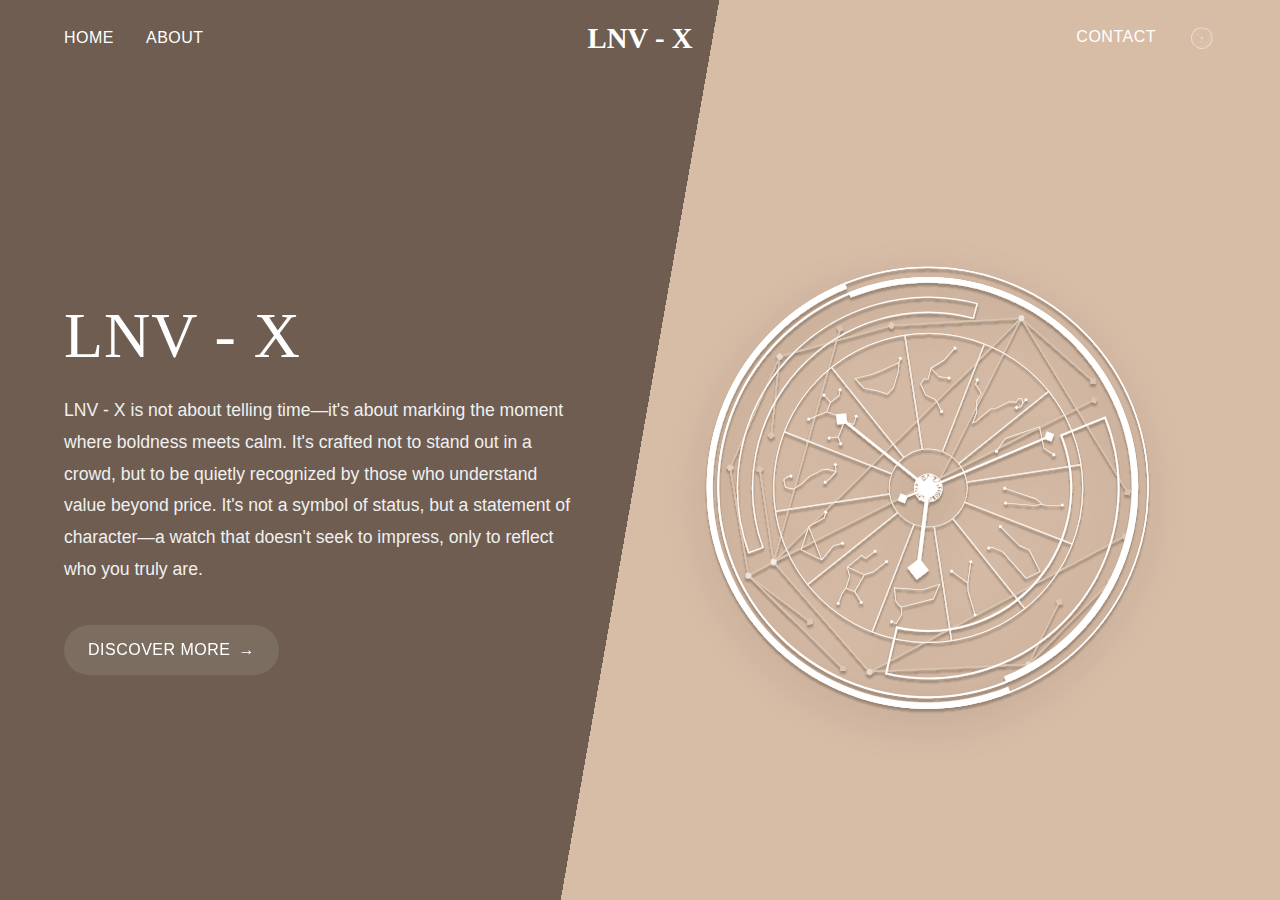
<file: index.html>
<!DOCTYPE html>
<html lang="en">
<head>
    <meta charset="UTF-8">
    <meta name="viewport" content="width=device-width, initial-scale=1.0">
    <title>LNV - X</title>
    <style>
        /* CSS Reset & Base Styles */
        * {
            margin: 0;
            padding: 0;
            box-sizing: border-box;
        }

        body {
            font-family: 'Helvetica Neue', Arial, sans-serif;
            background: linear-gradient(100deg, #6e5d50 50%, #d7bca6 50%);
            color: #fff;
            min-height: 100vh;
            display: flex;
            flex-direction: column;
            line-height: 1.6;
        }

        /* Navigation Styles */
        nav {
            display: flex;
            align-items: center;
            justify-content: space-between;
            padding: 1.5rem 5%;
            position: relative;
        }

        .nav-left {
            display: flex;
            align-items: center;
            gap: 2rem;
            flex: 1;
        }

        .nav-center {
            position: absolute;
            left: 50%;
            transform: translateX(-50%);
        }

        .nav-right {
            display: flex;
            align-items: center;
            justify-content: flex-end;
            flex: 1;
        }

        .nav-menu {
            display: flex;
            list-style: none;
            gap: 2rem;
        }

        .nav-menu li {
            font-size: 1rem;
            cursor: pointer;
            transition: all 0.3s ease;
            position: relative;
            text-transform: uppercase;
            letter-spacing: 0.5px;
        }

        .nav-menu li:hover {
            opacity: 0.7;
        }

        .logo {
            font-size: 1.8rem;
            font-weight: bold;
            font-family: 'Times New Roman', Times, serif;
            position: absolute;
            left: 50%;
            transform: translateX(-50%);
        }

        .avatar-icon {
            width: 28px;
            height: 28px;
            filter: brightness(100);
            transition: transform 0.3s ease;
        }

        .avatar-icon:hover {
            transform: scale(1.1);
        }

        /* Main Content Styles */
        .main {
            flex: 1;
            display: flex;
            align-items: center;
            padding: 0 5%;
            position: relative;
            overflow: hidden;
        }

        .text-section {
            flex: 1;
            max-width: 600px;
            animation: fadeIn 1s ease-in-out;
        }

        .title {
            font-size: 4rem;
            margin-bottom: 1.5rem;
            font-family: 'Times New Roman', Times, serif;
            font-weight: 400;
            letter-spacing: 1px;
            line-height: 1.1;
        }

        .text-section p {
            font-size: 1.1rem;
            line-height: 1.8;
            margin-bottom: 2.5rem;
            color: #f0f0f0;
            max-width: 90%;
        }

        .discover-btn {
            display: inline-flex;
            align-items: center;
            gap: 0.5rem;
            font-size: 1rem;
            font-weight: 500;
            letter-spacing: 0.5px;
            cursor: pointer;
            transition: all 0.3s ease;
            padding: 0.75rem 1.5rem;
            background-color: rgba(255, 255, 255, 0.1);
            border-radius: 50px;
            backdrop-filter: blur(5px);
            text-transform: uppercase;
        }

        .discover-btn:hover {
            background-color: rgba(255, 255, 255, 0.2);
            transform: translateX(5px);
        }

        .image-section {
            flex: 1;
            display: flex;
            justify-content: center;
            align-items: center;
            animation: float 6s ease-in-out infinite;
        }

        .image-section img {
            max-width: 100%;
            height: auto;
            filter: drop-shadow(0 10px 20px rgba(0, 0, 0, 0.2));
        }

        /* Animations */
        @keyframes fadeIn {
            from { opacity: 0; transform: translateY(20px); }
            to { opacity: 1; transform: translateY(0); }
        }

        @keyframes float {
            0% { transform: translateY(0px); }
            50% { transform: translateY(-20px); }
            100% { transform: translateY(0px); }
        }

        /* Responsive Styles */
        @media (max-width: 992px) {
            .title {
                font-size: 3.5rem;
            }
        }

        @media (max-width: 768px) {
            nav {
                padding: 1rem 5%;
            }

            .nav-menu {
                gap: 1.5rem;
            }

            .main {
                flex-direction: column;
                padding: 3rem 5% 0;
            }

            .text-section {
                text-align: center;
                margin-bottom: 3rem;
            }

            .text-section p {
                max-width: 100%;
            }

            .image-section {
                width: 100%;
            }
        }

        @media (max-width: 576px) {
            .title {
                font-size: 2.5rem;
            }

            .logo {
                font-size: 1.5rem;
            }

            .nav-menu {
                gap: 1rem;
            }
        }
    </style>
</head>
<body>
    <nav>
        <div class="nav-left">
            <ul class="nav-menu">
                <li>Home</li>
                <li>About</li>
            </ul>
        </div>
        <div class="logo">LNV - X</div>
        <div class="nav-right">
            <ul class="nav-menu">
                <li>Contact</li>
                <img src="/assets/DEMO 3D.svg" alt="avatar" class="avatar-icon">
            </ul>
        </div>
    </nav>

    <div class="main">
        <div class="text-section">
            <h1 class="title">LNV - X</h1>
            <p>
                LNV - X is not about telling time—it's about marking the moment where boldness meets calm. It's crafted not to stand out in a crowd, but to be quietly recognized by those who understand value beyond price. It's not a symbol of status, but a statement of character—a watch that doesn't seek to impress, only to reflect who you truly are.
            </p>
            <div class="discover-btn">
                <span>Discover More</span>
                <span>&rarr;</span>
            </div>
        </div>
        <div class="image-section">
            <img src="/assets/DEMO 3D.svg" alt="watch design">
        </div>
    </div>
</body>
</html>
</file>
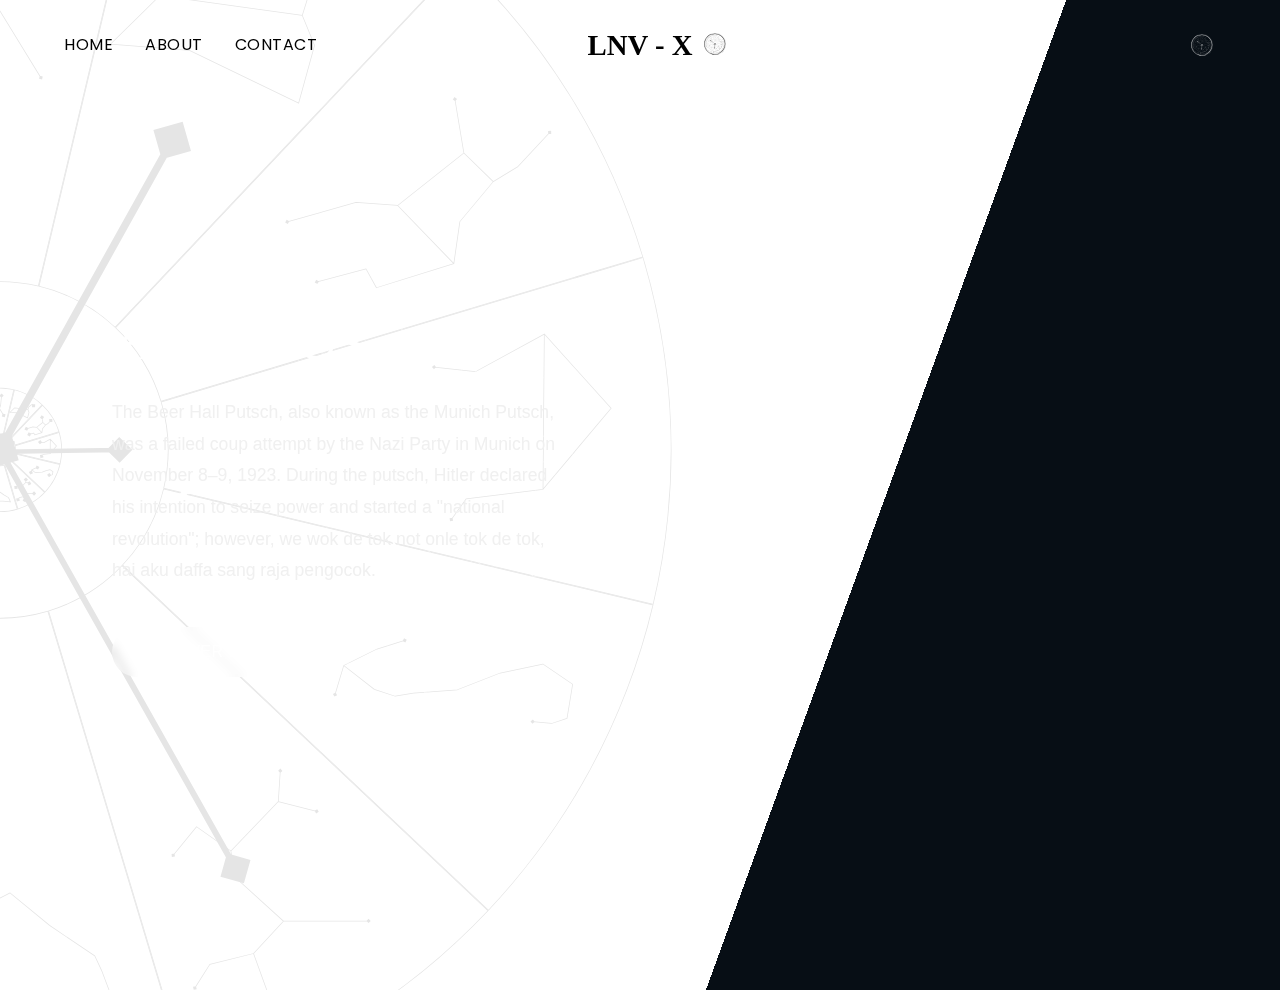
<file: about.html>
<!DOCTYPE html>
<html lang="en">
<head>
  <meta charset="UTF-8" />
  <meta name="viewport" content="width=device-width, initial-scale=1.0"/>
  <title>LNV - X</title>
  <link rel="stylesheet" href="about.css" />
</head>
<body>
  <nav>
    <div class="nav-left">
      <ul class="nav-menu">
        <li><a href="index.html">Home</a></li>
        <li><a href="about.html">About</a></li>
        <li>Contact</li>
      </ul>
    </div>
    <div class="logo">LNV - X</div>
    <ul class="logo-img">
        <img src="/assets/DEMO 3D.svg" alt="avatar" class="avatar-icon" />
    </ul>
    <div class="nav-right">
      <ul class="nav-menu">
        <img src="/assets/DEMO 3D.svg" alt="avatar" class="avatar-icon" />
      </ul>
    </div>
  </nav>

  <div class="main">
    <div class="home1">
      <div class="text-section">
        <h1 class="title">About Us</h1>
        <p>
           The Beer Hall Putsch, also known as the Munich Putsch, was a failed coup attempt by the Nazi Party in Munich on November 8–9, 1923. During the putsch, Hitler declared his intention to seize power and started a "national revolution"; however, we wok de tok not onle tok de tok, hai aku daffa sang raja pengocok.
        </p>
        <a href="#" class="discover-btn">Discover More →</a>

      </div>
      
    </div>
  </div>
</body>
</file>
<file: about.css>
/* Font Brodi */
@import url('https://fonts.googleapis.com/css2?family=Poppins&display=swap');

/* CSS Reset & Base Styles */
* {
  margin: 0;
  padding: 0;
  box-sizing: border-box;
}

body {
  font-family: 'Helvetica Neue', Arial, sans-serif;
  background: linear-gradient(110deg, #FFFF 65%, #070E15 35%);
  background-size: cover;
  color: #fff;
  min-height: 100vh;
  display: flex;
  flex-direction: column;
  line-height: 1.6;
}

/* Navigation Styles */
nav {
  display: flex;
  align-items: center;
  justify-content: space-between;
  padding: 1.5rem 5%;
  position: relative;
}

.nav-left {
  display: flex;
  align-items: center;
  gap: 2rem;
  flex: 1;
}

.nav-center {
  position: absolute;
  left: 50%;
  transform: translateX(-50%);
}

.nav-right {
  display: flex;
  align-items: center;
  justify-content: flex-end;
  flex: 1;
}

.nav-menu {
  display: flex;
  list-style: none;
  gap: 2rem;
  font-family: poppins;
}

.nav-menu li {
  font-size: 1rem;
  cursor: pointer;
  transition: all 0.3s ease;
  position: relative;
  text-transform: uppercase;
  letter-spacing: 0.5px;
  color: #000;
}

.nav-menu li:hover {
  opacity: 0.7;
}

.logo {
  font-size: 1.8rem;
  font-weight: bold;
  font-family: 'Times New Roman', Times, serif;
  position: absolute;
  left: 50%;
  transform: translateX(-50%);
  color: #000;
}
.logo-img {
    padding-left: 150px;
    padding-top: 6px;
    filter: brightness(0) contrast(100%);
}

.text-section{
  flex: 1;
  max-width: 600px;
  animation: fadeIn 1s ease-in-out;
  background-image: url('/assets/background.svg'); /* gunakan gambar background */
  background-size: cover;
  background-position: center;
  background-repeat: no-repeat;
  padding: 3rem;
  border-radius: 12px;
  color: #fff;
}

.avatar-icon {
  width: 28px;
  height: 28px;
  filter: brightness(100);
  transition: transform 0.3s ease;
}

.avatar-icon:hover {
  transform: scale(1.1);
}

/* Main Content Styles */
.main {
  display: flex;
  position: relative; /* penting */
  width: 100%;
  height: 100vh; /* atau ukuran yang kamu gunakan */
  overflow: hidden;
}

.home1{
  display: flex;
  justify-content: center;
  align-items: center;
  padding: 0 5%;
  padding-bottom: 100px;

}


.main::before {
    content: "";
    position: fixed;
    top: 50%;
    width: 1900px;
    height: 1900px;
    background-image: url(/assets/background.svg);
    background-repeat: no-repeat;
    background-position: center;
    background-size: cover;
    z-index: -1;
    opacity: 0.1;
    transform: translate(-50%, -50%) rotate(0deg);
    transform-origin: center center;
    animation: rotateBg 20s linear infinite;
    filter: brightness(0) contrast(100%);
}



.title {
  font-size: 4rem;
  margin-bottom: 1.5rem;
  font-family: 'Times New Roman', Times, serif;
  font-weight: 400;
  letter-spacing: 1px;
  line-height: 1.1;
}

.text-section p {
  font-size: 1.1rem;
  line-height: 1.8;
  margin-bottom: 2.5rem;
  color: #f0f0f0;
  max-width: 90%;
}

.discover-btn {
  display: inline-flex;
  align-items: center;
  gap: 0.5rem;
  font-size: 1rem;
  font-weight: 500;
  letter-spacing: 0.5px;
  cursor: pointer;
  transition: all 0.3s ease;
  padding: 0.75rem 1.5rem;
  border-radius: 50px;
  backdrop-filter: blur(5px);
  text-transform: uppercase;
}

.discover-btn:hover {
  transform: translateX(5px);
}


.image-section img {
  max-width: 100%;
  height: 650px;
  filter: drop-shadow(0 10px 20px rgba(0, 0, 0, 0.2));
}

.nav-menu li a {
  color: inherit;              /* mewarisi warna dari parent */
  font-family: inherit;        /* mewarisi font dari parent */
  text-decoration: none;       /* hilangkan underline */
}

.nav-menu li a:visited,
.nav-menu li a:focus,
.nav-menu li a:active {
  color: inherit;
  font-family: inherit;
  text-decoration: none;
}

.discover-btn {
  color: inherit;
  text-decoration: none;
  font-family: inherit;
}

.discover-btn:visited,
.discover-btn:focus,
.discover-btn:active {
  color: inherit;
  font-family: inherit;
  text-decoration: none;
}

@keyframes rotateBg {
  0%   { transform: translate(-50%, -50%) rotate(0deg); }
  100% { transform: translate(-50%, -50%) rotate(360deg); }
}

/* Animations */
@keyframes fadeIn {
  from { opacity: 0; transform: translateY(20px); }
  to { opacity: 1; transform: translateY(0); }
}

@keyframes float {
  0% { transform: translateY(0px); }
  50% { transform: translateY(-20px); }
  100% { transform: translateY(0px); }
}


/* Responsive Styles */
@media (max-width: 992px) {
  .title {
    font-size: 3.5rem;
  }
}

@media (max-width: 768px) {
  nav {
    padding: 1rem 5%;
  }

  .nav-menu {
    gap: 1.5rem;
  }

  .main {
    flex-direction: column;
    padding: 3rem 5% 0;
  }

  .text-section {
    text-align: center;
    margin-bottom: 3rem;
  }

  .text-section p {
    max-width: 100%;
  }

  .image-section {
    width: 100%;
  }
}

@media (max-width: 576px) {
  .title {
    font-size: 2.5rem;
  }

  .logo {
    font-size: 1.5rem;
  }

  .nav-menu {
    gap: 1rem;
  }
}
</file>
